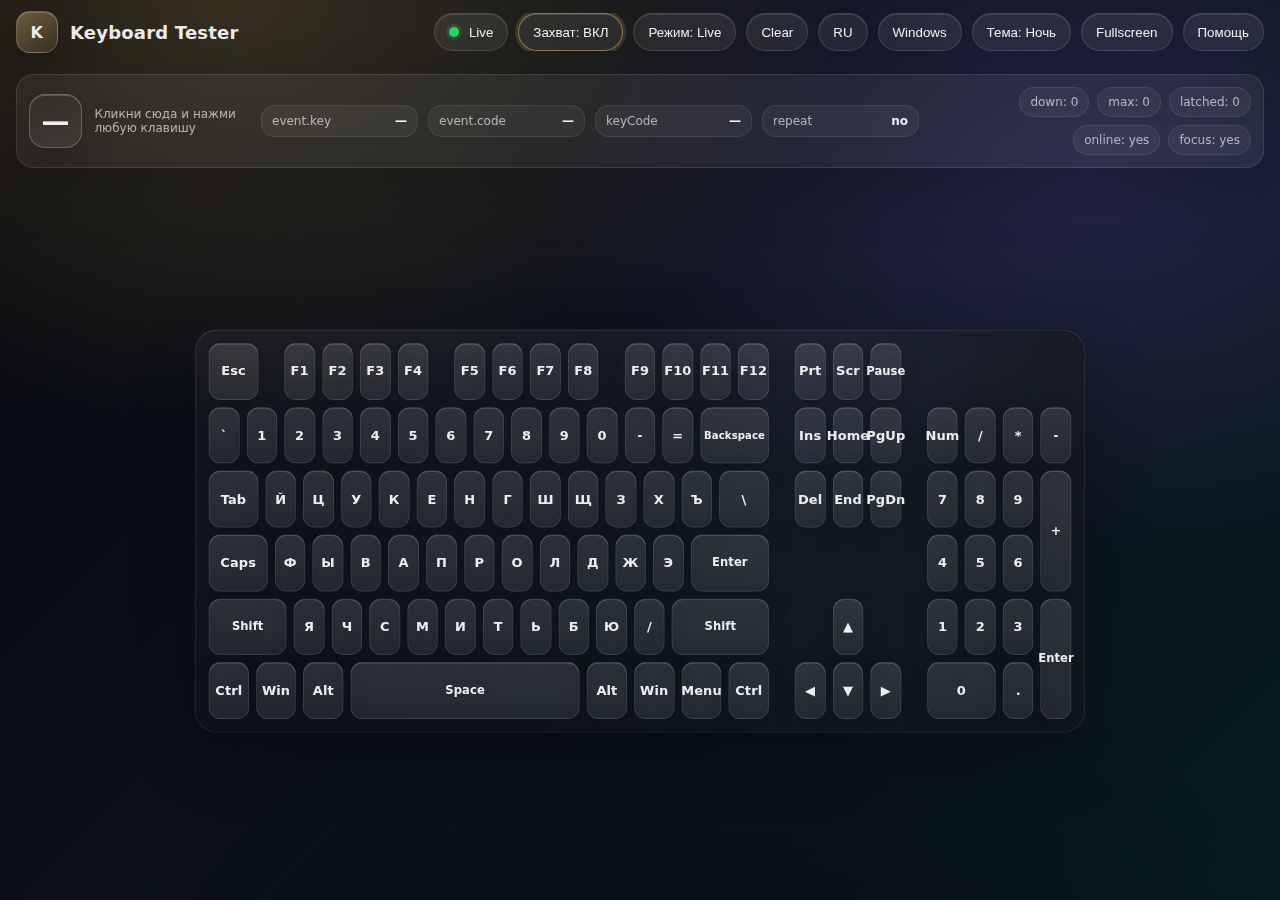
<file: index.html>
<!doctype html>
<html lang="en">
<head>
  <meta charset="utf-8" />
  <meta name="viewport" content="width=device-width,initial-scale=1" />
  <meta name="theme-color" content="#0b0f16" />
  <link rel="manifest" href="./manifest.webmanifest" />
  <link rel="icon" href="./favicon.svg" />
  <link rel="stylesheet" href="./styles.css" />
  <title>Keyboard Tester</title>
</head>

<body>
  <div id="app" class="theme-night">
    <header class="topbar">
      <div class="brand">
        <div class="logo" aria-hidden="true">K</div>
        <div class="brandText">
          <div class="title">Keyboard Tester</div>
        </div>
      </div>

      <div class="controls">
        <button id="btnLive" class="pill status" type="button" title="Status">
          <span class="dot" aria-hidden="true"></span>
          <span id="liveLabel">Live</span>
        </button>

        <button id="btnCapture" class="pill" type="button">Capture: OFF</button>
        <button id="btnMode" class="pill" type="button">Mode: Live</button>
        <button id="btnClear" class="pill" type="button">Clear</button>

        <button id="btnLang" class="pill" type="button">EN</button>
        <button id="btnPlatform" class="pill" type="button">Windows</button>

        <button id="btnTheme" class="pill" type="button">Theme: Night</button>
        <button id="btnFullscreen" class="pill" type="button">Fullscreen</button>
        <button id="btnHelp" class="pill" type="button">Help</button>
      </div>
    </header>

    <main class="stage" id="stage" tabindex="0">
      <!-- HUD is a bar (doesn't cover the keyboard) -->
      <section class="hudBar" id="hud" aria-label="HUD">
        <div class="hudLeft">
          <div class="hudKey" id="hudKey">—</div>
          <div class="hudHint" id="hudHint">Click here and press any key</div>
        </div>

        <div class="hudMid">
          <div class="hudRow"><span>event.key</span><span id="hudEventKey">—</span></div>
          <div class="hudRow"><span>event.code</span><span id="hudEventCode">—</span></div>
          <div class="hudRow"><span>keyCode</span><span id="hudKeyCode">—</span></div>
          <div class="hudRow"><span>repeat</span><span id="hudRepeat">—</span></div>
        </div>

        <div class="hudRight">
          <span class="hudChip" id="hudDown">down: 0</span>
          <span class="hudChip" id="hudMax">max: 0</span>
          <span class="hudChip" id="hudLatched">latched: 0</span>
          <span class="hudChip" id="hudNet">online: yes</span>
          <span class="hudChip" id="hudFocus">focus: yes</span>
        </div>
      </section>

      <section class="keyboardWrap" aria-label="Keyboard stage">
        <div class="keyboard" id="keyboard" aria-label="Keyboard"></div>
      </section>
    </main>

    <!-- Single modal -->
    <div id="modalRoot" class="modalRoot" hidden>
      <div class="modalOverlay" id="modalOverlay" aria-hidden="true"></div>

      <div class="modalPanel" role="dialog" aria-modal="true" aria-labelledby="modalTitle">
        <button class="modalX" id="modalX" type="button" aria-label="Close">×</button>
        <div class="modalTitle" id="modalTitle"></div>
        <div class="modalBody" id="modalBody"></div>

        <div class="modalActions">
          <button class="pill primary" id="modalOk" type="button">OK</button>
        </div>
      </div>
    </div>

    <script src="./app.js" defer></script>
  </div>
</body>
</html>
</file>
<file: styles.css>
:root{
  --radius: 18px;
  --radius-sm: 14px;
  --gap: 10px;

  --kb-design-w: 1700px;
  --kb-design-h: 560px;
  --kb-scale: 1;

  --font: ui-sans-serif, system-ui, -apple-system, Segoe UI, Roboto, Arial;
}

/* base */
*{ box-sizing:border-box; }
html,body{ height:100%; }

#app{
  height:100%;
  display:flex;
  flex-direction:column;
}

/* ===== Luxury themes via variables ===== */
#app.theme-night{
  --bg0:#06070b;
  --bg1:#0b101a;
  --bg2:#071a20;

  --panel: rgba(255,255,255,0.06);
  --panel-2: rgba(255,255,255,0.04);
  --panel-border: rgba(255,255,255,0.10);

  --text: rgba(255,255,255,0.92);
  --muted: rgba(255,255,255,0.62);

  --pill-bg: rgba(255,255,255,0.07);
  --pill-bd: rgba(255,255,255,0.12);
  --pill-hover: rgba(255,255,255,0.10);

  --key-bg: rgba(255,255,255,0.08);
  --key-bd: rgba(255,255,255,0.14);
  --key-text: rgba(255,255,255,0.92);

  /* luxury accents */
  --gold: #d7b35b;
  --gold-2: #f5d98b;
  --accent: var(--gold);
  --accent-2: #9b7bff;

  --overlay: rgba(0,0,0,0.55);
}

#app.theme-day{
  --bg0:#f2f3f6;
  --bg1:#eef0f5;
  --bg2:#f7f2e8;

  --panel: rgba(25,30,40,0.06);
  --panel-2: rgba(25,30,40,0.04);
  --panel-border: rgba(25,30,40,0.12);

  --text: rgba(12,18,28,0.92);
  --muted: rgba(12,18,28,0.62);

  --pill-bg: rgba(255,255,255,0.72);
  --pill-bd: rgba(25,30,40,0.14);
  --pill-hover: rgba(255,255,255,0.92);

  --key-bg: rgba(255,255,255,0.78);
  --key-bd: rgba(25,30,40,0.14);
  --key-text: rgba(12,18,28,0.92);

  --gold: #b98a2a;
  --gold-2: #e7c976;
  --accent: var(--gold);
  --accent-2: #6d28d9;

  --overlay: rgba(20,30,45,0.18);
}

/* body is neutral; app defines actual visuals */
body{
  margin:0;
  font-family: var(--font);
  overflow:hidden;
  user-select:none;
  background:#000;
}

#app{
  /* subtle "luxury" glow + depth */
  background:
    radial-gradient(1000px 700px at 18% 0%, color-mix(in srgb, var(--gold) 22%, transparent), transparent 62%),
    radial-gradient(900px 600px at 85% 20%, color-mix(in srgb, var(--accent-2) 18%, transparent), transparent 62%),
    radial-gradient(1200px 900px at 55% 120%, rgba(0,0,0,0.35), transparent 55%),
    linear-gradient(135deg, var(--bg0), var(--bg1) 45%, var(--bg2));
  color: var(--text);
}

/* ===== Topbar ===== */
.topbar{
  height:64px;
  display:flex;
  align-items:center;
  justify-content:space-between;
  padding: 12px 16px;
  gap: 12px;
  flex: 0 0 auto;
}

.brand{
  display:flex;
  align-items:center;
  gap: 12px;
  min-width: 240px;
}
.logo{
  width:42px; height:42px;
  border-radius: 14px;
  display:grid; place-items:center;
  font-weight: 900;
  letter-spacing: .5px;
  background:
    linear-gradient(145deg,
      color-mix(in srgb, var(--gold) 34%, var(--pill-bg)),
      var(--pill-bg)
    );
  border: 1px solid color-mix(in srgb, var(--gold) 18%, var(--pill-bd));
  box-shadow:
    0 14px 40px rgba(0,0,0,0.25),
    inset 0 1px 0 rgba(255,255,255,0.18);
}
.title{
  font-size: 18px;
  font-weight: 800;
  letter-spacing: 0.2px;
}

.controls{
  display:flex;
  align-items:center;
  gap: 10px;
  flex-wrap: nowrap;
  justify-content:flex-end;
  overflow-x: auto;
  scrollbar-width: thin;
  -webkit-overflow-scrolling: touch;
}
.controls::-webkit-scrollbar{ height: 10px; }
.controls::-webkit-scrollbar-thumb{
  background: color-mix(in srgb, var(--pill-bd) 75%, transparent);
  border-radius: 999px;
}
.controls > *{ flex: 0 0 auto; }

.pill{
  height: 38px;
  padding: 0 14px;
  border-radius: 999px;
  border: 1px solid var(--pill-bd);
  background:
    linear-gradient(180deg,
      color-mix(in srgb, var(--pill-bg) 92%, rgba(255,255,255,0.12)),
      var(--pill-bg)
    );
  color: var(--text);
  display:inline-flex;
  align-items:center;
  gap: 10px;
  cursor:pointer;
  transition: transform .08s ease, background .12s ease, border-color .12s ease, box-shadow .12s ease;
  backdrop-filter: blur(10px);
  box-shadow: inset 0 1px 0 rgba(255,255,255,0.12);
}
.pill:hover{
  background:
    linear-gradient(180deg,
      color-mix(in srgb, var(--pill-hover) 90%, rgba(255,255,255,0.14)),
      var(--pill-hover)
    );
}
.pill:active{ transform: translateY(1px); }

.pill.primary{
  border-color: color-mix(in srgb, var(--gold) 35%, var(--pill-bd));
  box-shadow:
    0 16px 36px rgba(0,0,0,0.16),
    0 0 0 3px color-mix(in srgb, var(--gold) 18%, transparent),
    inset 0 1px 0 rgba(255,255,255,0.14);
}
.pill.active{
  border-color: color-mix(in srgb, var(--gold) 50%, var(--pill-bd));
  box-shadow:
    0 0 0 3px color-mix(in srgb, var(--gold) 18%, transparent),
    inset 0 1px 0 rgba(255,255,255,0.12);
}

.status .dot{
  width:10px; height:10px;
  border-radius:999px;
  background: #25d366;
  box-shadow: 0 0 0 3px rgba(37,211,102,0.18);
}

/* ===== Stage ===== */
.stage{
  flex:1;
  min-height: 0;
  padding: 10px 16px 16px;
  display:flex;
  flex-direction:column;
  gap: 10px;
  outline: none;
}

/* ===== HUD BAR (doesn't cover keyboard) ===== */
.hudBar{
  flex: 0 0 auto;
  width: 100%;
  display:grid;
  grid-template-columns: 220px 1fr 320px;
  gap: 12px;
  align-items:center;
  padding: 12px 12px;
  border-radius: var(--radius);
  background: var(--panel);
  border: 1px solid var(--panel-border);
  backdrop-filter: blur(14px);
  box-shadow: 0 20px 60px rgba(0,0,0,0.18);
}
.hudLeft{
  display:flex;
  align-items:center;
  gap: 12px;
}
.hudKey{
  width: 84px;
  height: 54px;
  display:grid;
  place-items:center;
  border-radius: 16px;
  border: 1px solid color-mix(in srgb, var(--gold) 18%, var(--key-bd));
  background:
    linear-gradient(180deg,
      color-mix(in srgb, var(--panel-2) 60%, transparent),
      color-mix(in srgb, var(--key-bg) 88%, transparent)
    );
  box-shadow:
    inset 0 1px 0 rgba(255,255,255,0.20),
    0 18px 44px rgba(0,0,0,0.18);
  font-size: 28px;
  font-weight: 900;
  letter-spacing: 0.3px;
}
.hudHint{
  color: var(--muted);
  font-size: 12px;
  line-height: 1.2;
}
.hudMid{
  display:grid;
  grid-template-columns: repeat(4, minmax(120px, 1fr));
  gap: 10px;
}
.hudRow{
  display:flex;
  justify-content:space-between;
  gap: 10px;
  padding: 8px 10px;
  border-radius: 14px;
  background: color-mix(in srgb, var(--pill-bg) 70%, transparent);
  border: 1px solid color-mix(in srgb, var(--pill-bd) 70%, transparent);
  font-size: 12px;
  color: var(--muted);
}
.hudRow span:last-child{
  color: var(--text);
  font-weight: 800;
}
.hudRight{
  display:flex;
  justify-content:flex-end;
  gap: 8px;
  flex-wrap: wrap;
}
.hudChip{
  padding: 7px 10px;
  border-radius: 999px;
  border: 1px solid color-mix(in srgb, var(--pill-bd) 70%, transparent);
  background: color-mix(in srgb, var(--pill-bg) 70%, transparent);
  font-size: 12px;
  color: var(--muted);
}

@media (max-width: 1100px){
  .hudBar{ grid-template-columns: 220px 1fr; }
  .hudRight{ justify-content:flex-start; }
}
@media (max-width: 820px){
  .hudBar{ grid-template-columns: 1fr; }
  .hudMid{ grid-template-columns: repeat(2, minmax(140px, 1fr)); }
}

/* ===== Keyboard wrap ===== */
.keyboardWrap{
  flex: 1 1 auto;
  min-height: 0;
  display:flex;
  align-items:center;
  justify-content:center;
  padding: 6px;
}

/* ===== Keyboard container ===== */
.keyboard{
  width: var(--kb-design-w);
  height: var(--kb-design-h);
  transform: scale(var(--kb-scale));
  transform-origin: center center;

  display:grid;
  grid-template-columns: repeat(92, 1fr);
  grid-template-rows: repeat(6, 1fr);
  gap: 10px;

  padding: 18px;
  border-radius: 30px;
  background:
    linear-gradient(180deg,
      color-mix(in srgb, var(--panel) 75%, transparent),
      color-mix(in srgb, var(--panel-2) 55%, transparent)
    );
  border: 1px solid var(--panel-border);
  backdrop-filter: blur(16px);
  box-shadow:
    0 34px 90px rgba(0,0,0,0.24),
    inset 0 1px 0 rgba(255,255,255,0.10);
}

/* ===== Key ===== */
.key{
  border-radius: 16px;
  border: 1px solid var(--key-bd);
  background:
    linear-gradient(180deg,
      color-mix(in srgb, var(--key-bg) 72%, rgba(255,255,255,0.24)),
      var(--key-bg)
    );
  color: var(--key-text);

  display:flex;
  align-items:center;
  justify-content:center;
  text-align:center;

  font-weight: 800;
  letter-spacing: 0.15px;
  line-height: 1;

  padding: 8px;

  box-shadow:
    inset 0 1px 0 rgba(255,255,255,0.22),
    0 16px 34px rgba(0,0,0,0.18);

  transition:
    transform .08s ease,
    border-color .12s ease,
    box-shadow .12s ease,
    filter .12s ease;
  cursor: default;
}
.key:hover{
  border-color: color-mix(in srgb, var(--gold) 20%, var(--key-bd));
  filter: brightness(1.05);
  box-shadow:
    inset 0 1px 0 rgba(255,255,255,0.25),
    0 18px 42px rgba(0,0,0,0.20);
}
.key.small{ font-size: 14px; }
.key.med{ font-size: 16px; }
.key.big{ font-size: 18px; }

.key.is-down{
  border-color: color-mix(in srgb, var(--gold) 62%, var(--key-bd));
  transform: translateY(1.5px) scale(0.995);
  box-shadow:
    inset 0 1px 0 rgba(255,255,255,0.22),
    0 0 0 3px color-mix(in srgb, var(--gold) 18%, transparent),
    0 22px 46px rgba(0,0,0,0.22);
}
.key.is-latched{
  border-color: color-mix(in srgb, var(--accent-2) 60%, var(--key-bd));
  box-shadow:
    inset 0 1px 0 rgba(255,255,255,0.22),
    0 0 0 3px color-mix(in srgb, var(--accent-2) 18%, transparent),
    0 22px 46px rgba(0,0,0,0.22);
}

/* ===== Modal ===== */
.modalRoot{
  position:fixed;
  inset:0;
  z-index: 100;
}
.modalOverlay{
  position:absolute;
  inset:0;
  background: var(--overlay);
  backdrop-filter: blur(10px);
}
.modalPanel{
  position:absolute;
  left:50%;
  top:50%;
  transform: translate(-50%,-50%);
  width: min(760px, calc(100vw - 24px));
  border-radius: 22px;
  background: color-mix(in srgb, var(--panel) 70%, rgba(255,255,255,0.08));
  border: 1px solid var(--panel-border);
  box-shadow: 0 30px 90px rgba(0,0,0,0.30);
  backdrop-filter: blur(14px);
  padding: 18px 18px 14px;
}
.modalX{
  position:absolute;
  right: 12px;
  top: 10px;
  width: 36px;
  height: 36px;
  border-radius: 12px;
  border: 1px solid var(--pill-bd);
  background: var(--pill-bg);
  color: var(--text);
  cursor:pointer;
}
.modalTitle{
  font-size: 20px;
  font-weight: 900;
  margin: 4px 0 12px;
  letter-spacing: .2px;
}
.modalBody{
  color: var(--text);
  font-size: 15px;
  line-height: 1.55;
}
.modalBody ul{
  margin: 10px 0 0;
  padding-left: 18px;
  color: var(--muted);
}
.modalBody b{ color: var(--text); }

.modalActions{
  margin-top: 14px;
  display:flex;
  justify-content:flex-end;
}
</file>
